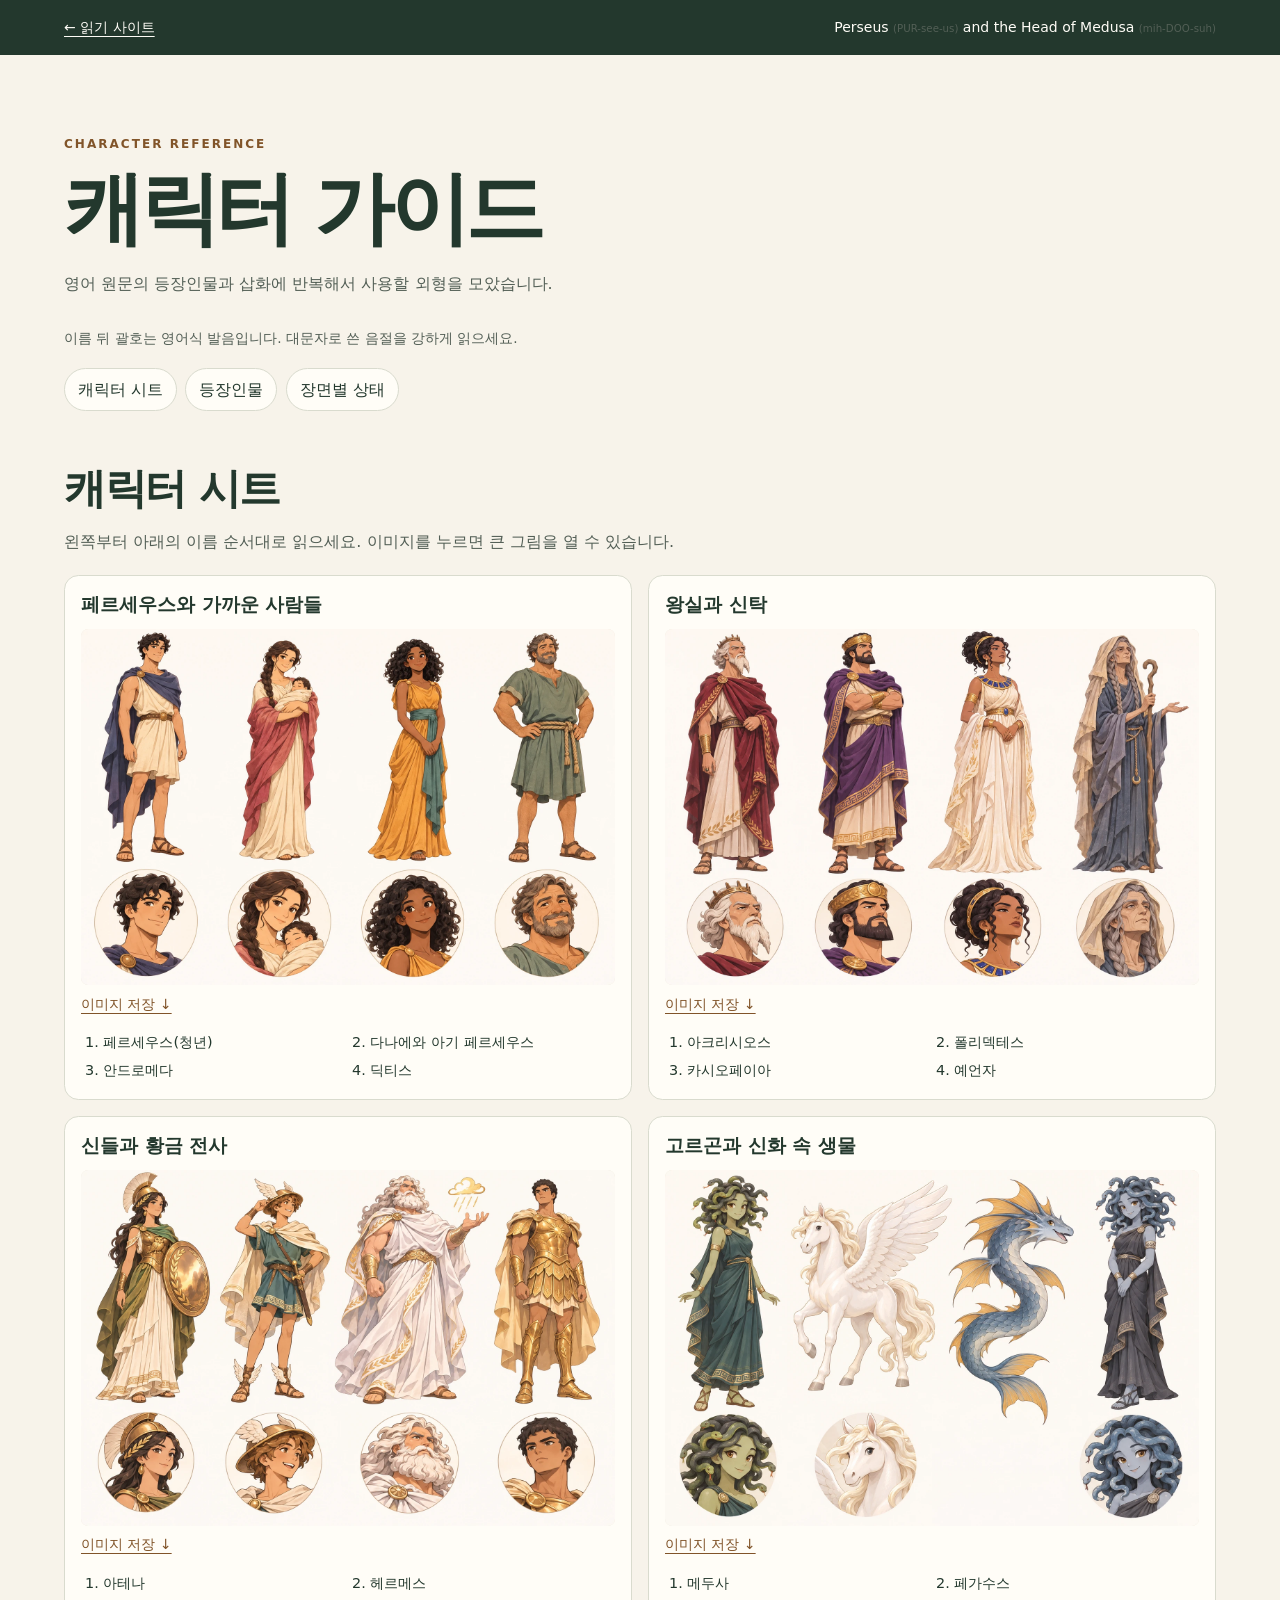
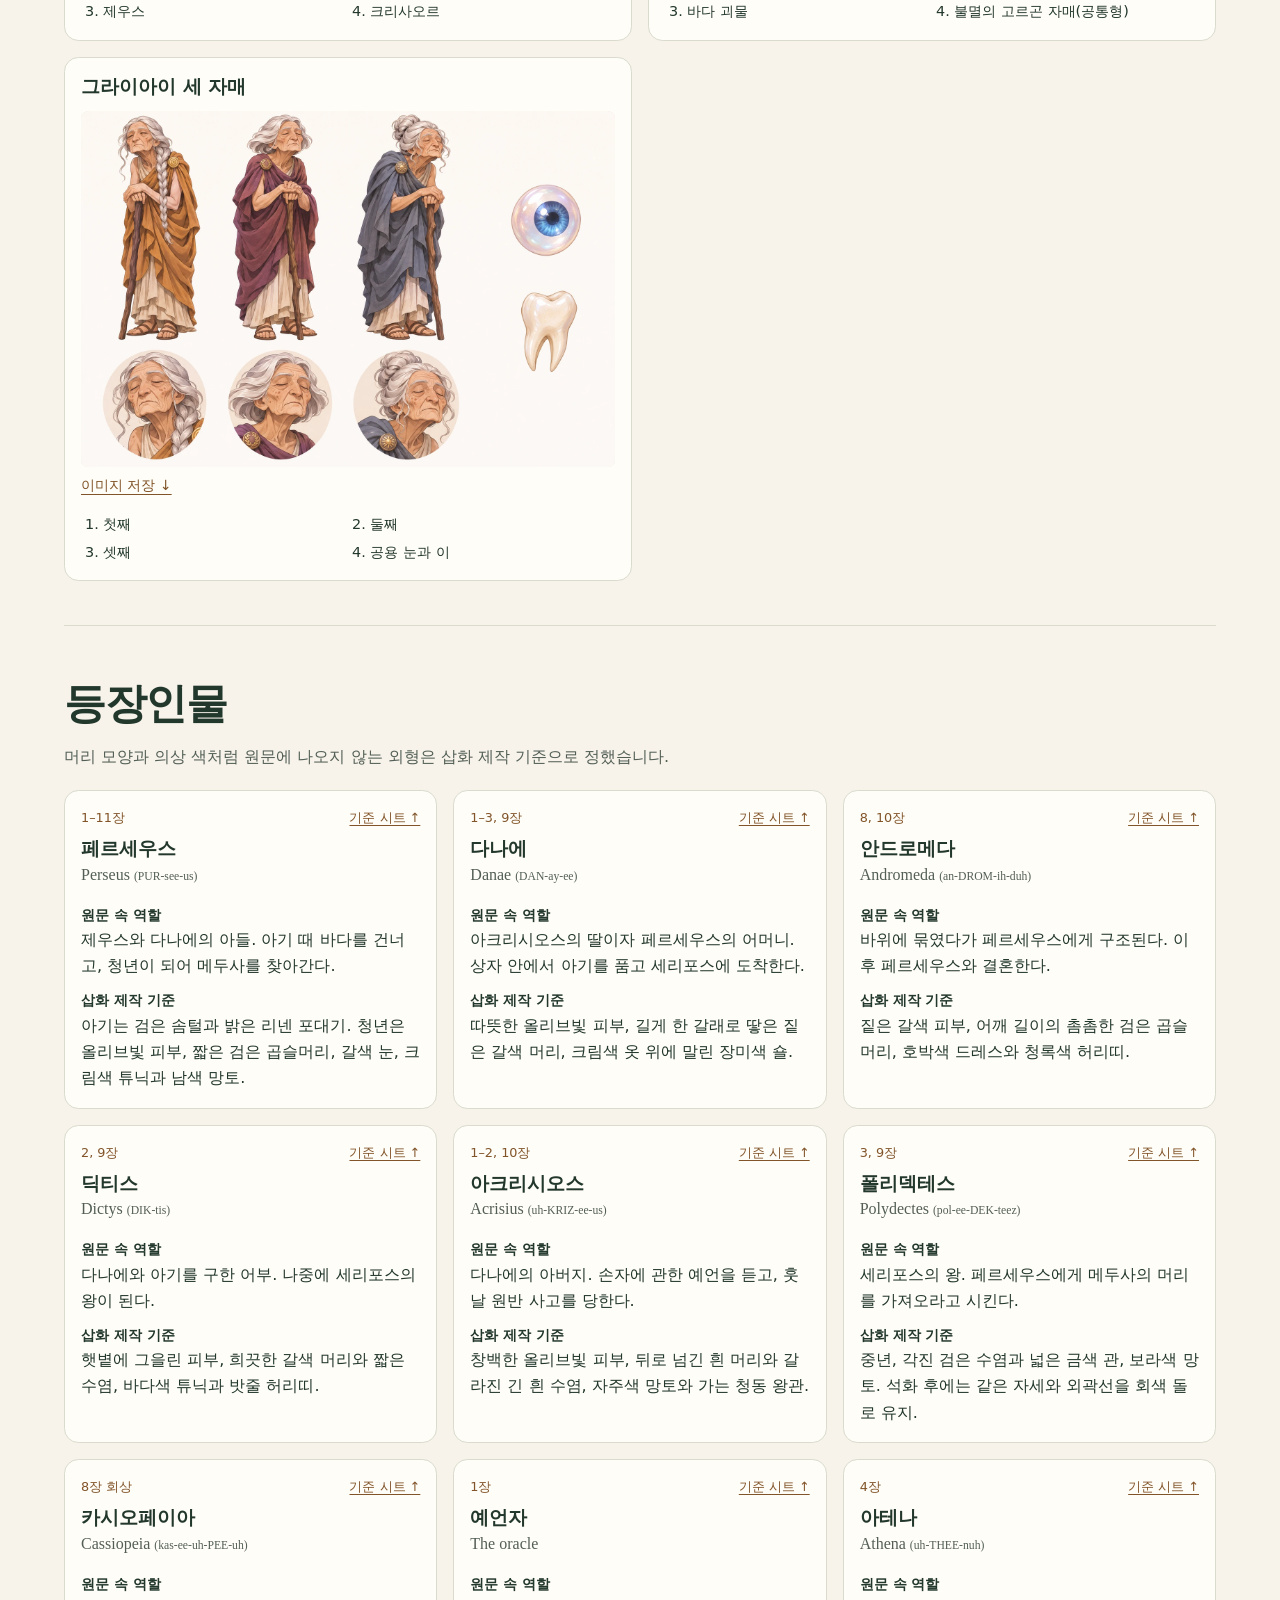
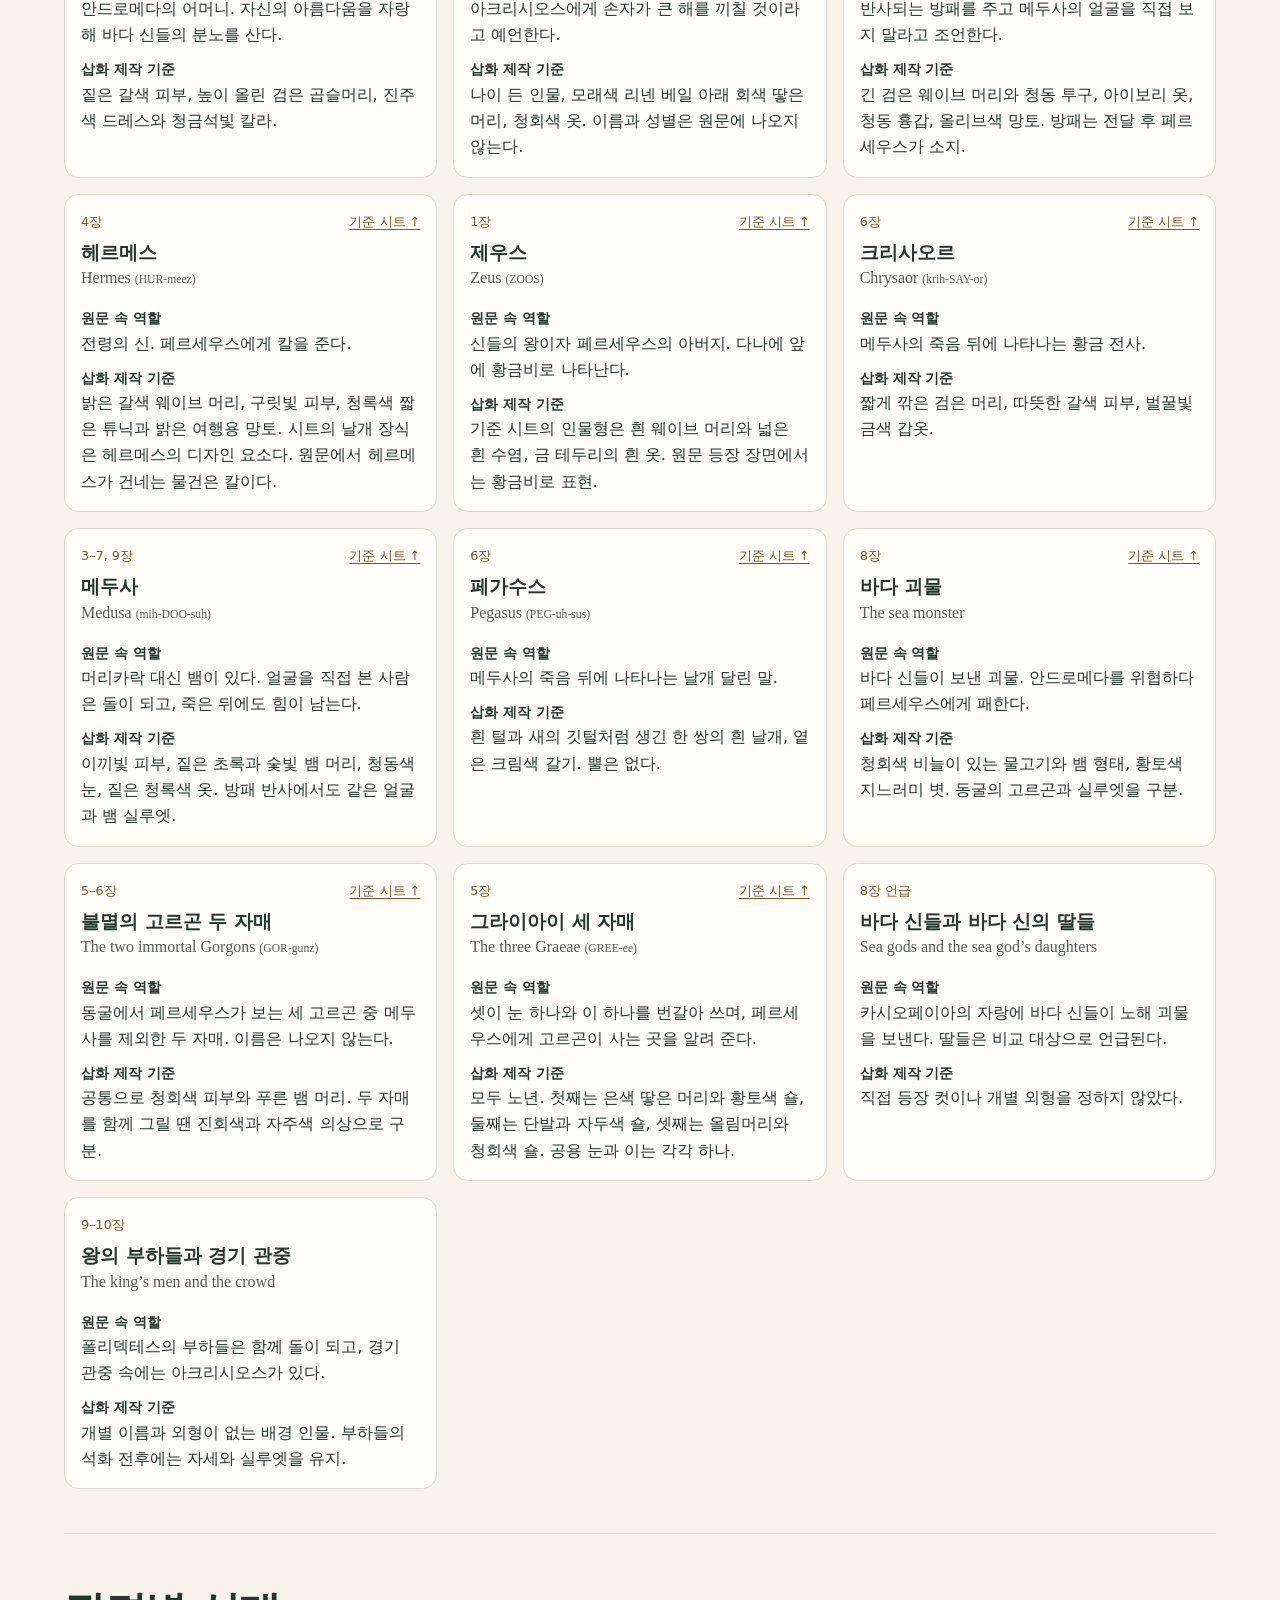
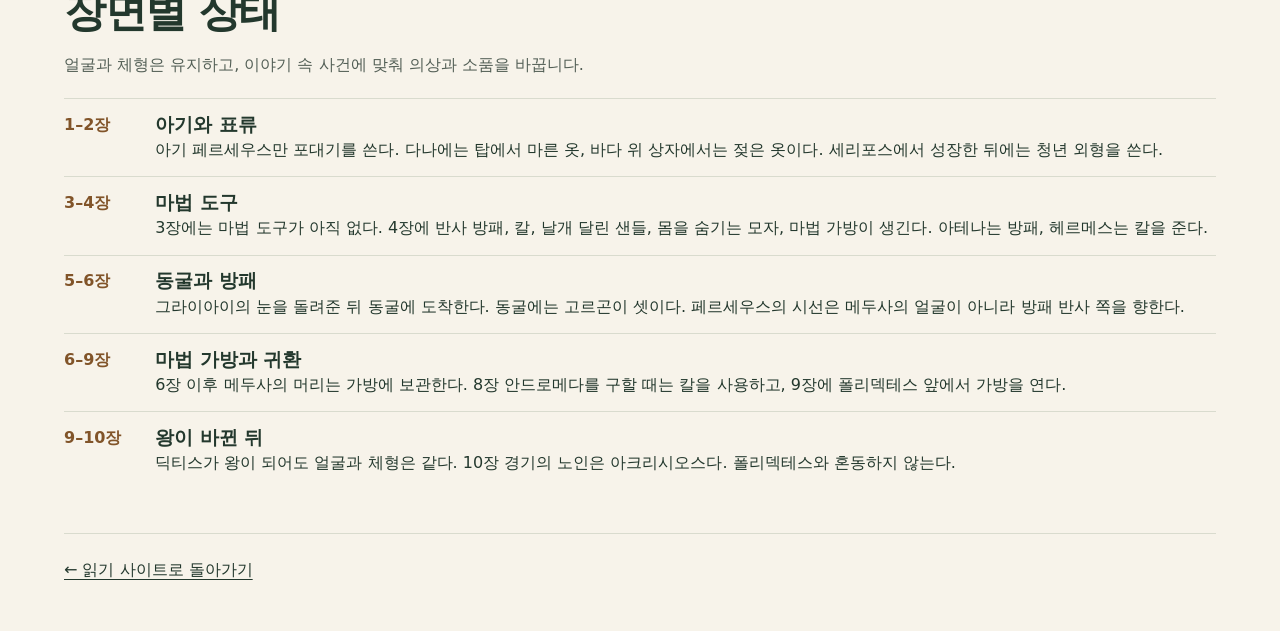
<file: characters.html>
<!doctype html>
<html lang="ko">
<head>
  <meta charset="utf-8">
  <meta name="viewport" content="width=device-width, initial-scale=1">
  <meta name="description" content="페르세우스와 메두사 영어 리더의 등장인물, 외형 기준과 캐릭터 시트">
  <title>캐릭터 가이드 | Perseus and the Head of Medusa</title>
  <link rel="icon" href="assets/app-icon-192.png">
  <link rel="stylesheet" href="characters.css">
<style id="pronunciation-style">
.name-pronunciation{font-size:.73em;font-weight:500;color:var(--muted);overflow-wrap:anywhere}
#pronunciation-note{font-size:.85rem;color:var(--muted);margin:.5rem 0 1.2rem}
</style>
</head>
<body>
  <header class="masthead">
    <div class="wrap"><a href="index.html">← 읽기 사이트</a><span lang="en">Perseus <span class="name-pronunciation" lang="en">(PUR-see-us)</span> and the Head of Medusa <span class="name-pronunciation" lang="en">(mih-DOO-suh)</span></span></div>
  </header>
  <main class="wrap">
    <header class="intro">
      <p class="kicker" lang="en">Character reference</p>
      <h1>캐릭터 가이드</h1>
      <p>영어 원문의 등장인물과 삽화에 반복해서 사용할 외형을 모았습니다.</p>
    </header>
    <p id="pronunciation-note" lang="ko">이름 뒤 괄호는 영어식 발음입니다. 대문자로 쓴 음절을 강하게 읽으세요.</p><nav aria-label="가이드 목차"><a href="#sheets">캐릭터 시트</a><a href="#cast">등장인물</a><a href="#continuity">장면별 상태</a></nav>
    <section id="sheets">
      <h2>캐릭터 시트</h2>
      <p class="section-note">왼쪽부터 아래의 이름 순서대로 읽으세요. 이미지를 누르면 큰 그림을 열 수 있습니다.</p>
      <div class="sheets"><figure id="sheet-heroes" class="sheet"><figcaption><h3>페르세우스와 가까운 사람들</h3></figcaption><a href="assets/characters/heroes.webp" class="sheet-image"><img src="assets/characters/heroes.webp" loading="lazy" alt="페르세우스(청년), 다나에와 아기 페르세우스, 안드로메다, 딕티스 캐릭터 기준 시트"></a><a class="download" href="assets/characters/heroes.webp" download>이미지 저장 ↓</a><ol><li>페르세우스(청년)</li><li>다나에와 아기 페르세우스</li><li>안드로메다</li><li>딕티스</li></ol></figure><figure id="sheet-court" class="sheet"><figcaption><h3>왕실과 신탁</h3></figcaption><a href="assets/characters/court.webp" class="sheet-image"><img src="assets/characters/court.webp" loading="lazy" alt="아크리시오스, 폴리덱테스, 카시오페이아, 예언자 캐릭터 기준 시트"></a><a class="download" href="assets/characters/court.webp" download>이미지 저장 ↓</a><ol><li>아크리시오스</li><li>폴리덱테스</li><li>카시오페이아</li><li>예언자</li></ol></figure><figure id="sheet-gods" class="sheet"><figcaption><h3>신들과 황금 전사</h3></figcaption><a href="assets/characters/gods.webp" class="sheet-image"><img src="assets/characters/gods.webp" loading="lazy" alt="아테나, 헤르메스, 제우스, 크리사오르 캐릭터 기준 시트"></a><a class="download" href="assets/characters/gods.webp" download>이미지 저장 ↓</a><ol><li>아테나</li><li>헤르메스</li><li>제우스</li><li>크리사오르</li></ol></figure><figure id="sheet-creatures" class="sheet"><figcaption><h3>고르곤과 신화 속 생물</h3></figcaption><a href="assets/characters/creatures.webp" class="sheet-image"><img src="assets/characters/creatures.webp" loading="lazy" alt="메두사, 페가수스, 바다 괴물, 불멸의 고르곤 자매(공통형) 캐릭터 기준 시트"></a><a class="download" href="assets/characters/creatures.webp" download>이미지 저장 ↓</a><ol><li>메두사</li><li>페가수스</li><li>바다 괴물</li><li>불멸의 고르곤 자매(공통형)</li></ol></figure><figure id="sheet-sisters" class="sheet"><figcaption><h3>그라이아이 세 자매</h3></figcaption><a href="assets/characters/sisters.webp" class="sheet-image"><img src="assets/characters/sisters.webp" loading="lazy" alt="첫째, 둘째, 셋째, 공용 눈과 이 캐릭터 기준 시트"></a><a class="download" href="assets/characters/sisters.webp" download>이미지 저장 ↓</a><ol><li>첫째</li><li>둘째</li><li>셋째</li><li>공용 눈과 이</li></ol></figure></div>
    </section>
    <section id="cast">
      <h2>등장인물</h2>
      <p class="section-note">머리 모양과 의상 색처럼 원문에 나오지 않는 외형은 삽화 제작 기준으로 정했습니다.</p>
      <div class="cast"><article class="card" id="perseus"><div class="card-meta"><span>1–11장</span><a href="#sheet-heroes">기준 시트 ↑</a></div><h3>페르세우스</h3><p class="name" lang="en">Perseus <span class="name-pronunciation" lang="en">(PUR-see-us)</span></p><dl><dt>원문 속 역할</dt><dd>제우스와 다나에의 아들. 아기 때 바다를 건너고, 청년이 되어 메두사를 찾아간다.</dd><dt>삽화 제작 기준</dt><dd>아기는 검은 솜털과 밝은 리넨 포대기. 청년은 올리브빛 피부, 짧은 검은 곱슬머리, 갈색 눈, 크림색 튜닉과 남색 망토.</dd></dl></article><article class="card" id="danae"><div class="card-meta"><span>1–3, 9장</span><a href="#sheet-heroes">기준 시트 ↑</a></div><h3>다나에</h3><p class="name" lang="en">Danae <span class="name-pronunciation" lang="en">(DAN-ay-ee)</span></p><dl><dt>원문 속 역할</dt><dd>아크리시오스의 딸이자 페르세우스의 어머니. 상자 안에서 아기를 품고 세리포스에 도착한다.</dd><dt>삽화 제작 기준</dt><dd>따뜻한 올리브빛 피부, 길게 한 갈래로 땋은 짙은 갈색 머리, 크림색 옷 위에 말린 장미색 숄.</dd></dl></article><article class="card" id="andromeda"><div class="card-meta"><span>8, 10장</span><a href="#sheet-heroes">기준 시트 ↑</a></div><h3>안드로메다</h3><p class="name" lang="en">Andromeda <span class="name-pronunciation" lang="en">(an-DROM-ih-duh)</span></p><dl><dt>원문 속 역할</dt><dd>바위에 묶였다가 페르세우스에게 구조된다. 이후 페르세우스와 결혼한다.</dd><dt>삽화 제작 기준</dt><dd>짙은 갈색 피부, 어깨 길이의 촘촘한 검은 곱슬머리, 호박색 드레스와 청록색 허리띠.</dd></dl></article><article class="card" id="dictys"><div class="card-meta"><span>2, 9장</span><a href="#sheet-heroes">기준 시트 ↑</a></div><h3>딕티스</h3><p class="name" lang="en">Dictys <span class="name-pronunciation" lang="en">(DIK-tis)</span></p><dl><dt>원문 속 역할</dt><dd>다나에와 아기를 구한 어부. 나중에 세리포스의 왕이 된다.</dd><dt>삽화 제작 기준</dt><dd>햇볕에 그을린 피부, 희끗한 갈색 머리와 짧은 수염, 바다색 튜닉과 밧줄 허리띠.</dd></dl></article><article class="card" id="acrisius"><div class="card-meta"><span>1–2, 10장</span><a href="#sheet-court">기준 시트 ↑</a></div><h3>아크리시오스</h3><p class="name" lang="en">Acrisius <span class="name-pronunciation" lang="en">(uh-KRIZ-ee-us)</span></p><dl><dt>원문 속 역할</dt><dd>다나에의 아버지. 손자에 관한 예언을 듣고, 훗날 원반 사고를 당한다.</dd><dt>삽화 제작 기준</dt><dd>창백한 올리브빛 피부, 뒤로 넘긴 흰 머리와 갈라진 긴 흰 수염, 자주색 망토와 가는 청동 왕관.</dd></dl></article><article class="card" id="polydectes"><div class="card-meta"><span>3, 9장</span><a href="#sheet-court">기준 시트 ↑</a></div><h3>폴리덱테스</h3><p class="name" lang="en">Polydectes <span class="name-pronunciation" lang="en">(pol-ee-DEK-teez)</span></p><dl><dt>원문 속 역할</dt><dd>세리포스의 왕. 페르세우스에게 메두사의 머리를 가져오라고 시킨다.</dd><dt>삽화 제작 기준</dt><dd>중년, 각진 검은 수염과 넓은 금색 관, 보라색 망토. 석화 후에는 같은 자세와 외곽선을 회색 돌로 유지.</dd></dl></article><article class="card" id="cassiopeia"><div class="card-meta"><span>8장 회상</span><a href="#sheet-court">기준 시트 ↑</a></div><h3>카시오페이아</h3><p class="name" lang="en">Cassiopeia <span class="name-pronunciation" lang="en">(kas-ee-uh-PEE-uh)</span></p><dl><dt>원문 속 역할</dt><dd>안드로메다의 어머니. 자신의 아름다움을 자랑해 바다 신들의 분노를 산다.</dd><dt>삽화 제작 기준</dt><dd>짙은 갈색 피부, 높이 올린 검은 곱슬머리, 진주색 드레스와 청금석빛 칼라.</dd></dl></article><article class="card" id="oracle"><div class="card-meta"><span>1장</span><a href="#sheet-court">기준 시트 ↑</a></div><h3>예언자</h3><p class="name" lang="en">The oracle</p><dl><dt>원문 속 역할</dt><dd>아크리시오스에게 손자가 큰 해를 끼칠 것이라고 예언한다.</dd><dt>삽화 제작 기준</dt><dd>나이 든 인물, 모래색 리넨 베일 아래 회색 땋은 머리, 청회색 옷. 이름과 성별은 원문에 나오지 않는다.</dd></dl></article><article class="card" id="athena"><div class="card-meta"><span>4장</span><a href="#sheet-gods">기준 시트 ↑</a></div><h3>아테나</h3><p class="name" lang="en">Athena <span class="name-pronunciation" lang="en">(uh-THEE-nuh)</span></p><dl><dt>원문 속 역할</dt><dd>반사되는 방패를 주고 메두사의 얼굴을 직접 보지 말라고 조언한다.</dd><dt>삽화 제작 기준</dt><dd>긴 검은 웨이브 머리와 청동 투구, 아이보리 옷, 청동 흉갑, 올리브색 망토. 방패는 전달 후 페르세우스가 소지.</dd></dl></article><article class="card" id="hermes"><div class="card-meta"><span>4장</span><a href="#sheet-gods">기준 시트 ↑</a></div><h3>헤르메스</h3><p class="name" lang="en">Hermes <span class="name-pronunciation" lang="en">(HUR-meez)</span></p><dl><dt>원문 속 역할</dt><dd>전령의 신. 페르세우스에게 칼을 준다.</dd><dt>삽화 제작 기준</dt><dd>밝은 갈색 웨이브 머리, 구릿빛 피부, 청록색 짧은 튜닉과 밝은 여행용 망토. 시트의 날개 장식은 헤르메스의 디자인 요소다. 원문에서 헤르메스가 건네는 물건은 칼이다.</dd></dl></article><article class="card" id="zeus"><div class="card-meta"><span>1장</span><a href="#sheet-gods">기준 시트 ↑</a></div><h3>제우스</h3><p class="name" lang="en">Zeus <span class="name-pronunciation" lang="en">(ZOOS)</span></p><dl><dt>원문 속 역할</dt><dd>신들의 왕이자 페르세우스의 아버지. 다나에 앞에 황금비로 나타난다.</dd><dt>삽화 제작 기준</dt><dd>기준 시트의 인물형은 흰 웨이브 머리와 넓은 흰 수염, 금 테두리의 흰 옷. 원문 등장 장면에서는 황금비로 표현.</dd></dl></article><article class="card" id="chrysaor"><div class="card-meta"><span>6장</span><a href="#sheet-gods">기준 시트 ↑</a></div><h3>크리사오르</h3><p class="name" lang="en">Chrysaor <span class="name-pronunciation" lang="en">(krih-SAY-or)</span></p><dl><dt>원문 속 역할</dt><dd>메두사의 죽음 뒤에 나타나는 황금 전사.</dd><dt>삽화 제작 기준</dt><dd>짧게 깎은 검은 머리, 따뜻한 갈색 피부, 벌꿀빛 금색 갑옷.</dd></dl></article><article class="card" id="medusa"><div class="card-meta"><span>3–7, 9장</span><a href="#sheet-creatures">기준 시트 ↑</a></div><h3>메두사</h3><p class="name" lang="en">Medusa <span class="name-pronunciation" lang="en">(mih-DOO-suh)</span></p><dl><dt>원문 속 역할</dt><dd>머리카락 대신 뱀이 있다. 얼굴을 직접 본 사람은 돌이 되고, 죽은 뒤에도 힘이 남는다.</dd><dt>삽화 제작 기준</dt><dd>이끼빛 피부, 짙은 초록과 숯빛 뱀 머리, 청동색 눈, 짙은 청록색 옷. 방패 반사에서도 같은 얼굴과 뱀 실루엣.</dd></dl></article><article class="card" id="pegasus"><div class="card-meta"><span>6장</span><a href="#sheet-creatures">기준 시트 ↑</a></div><h3>페가수스</h3><p class="name" lang="en">Pegasus <span class="name-pronunciation" lang="en">(PEG-uh-sus)</span></p><dl><dt>원문 속 역할</dt><dd>메두사의 죽음 뒤에 나타나는 날개 달린 말.</dd><dt>삽화 제작 기준</dt><dd>흰 털과 새의 깃털처럼 생긴 한 쌍의 흰 날개, 옅은 크림색 갈기. 뿔은 없다.</dd></dl></article><article class="card" id="sea-monster"><div class="card-meta"><span>8장</span><a href="#sheet-creatures">기준 시트 ↑</a></div><h3>바다 괴물</h3><p class="name" lang="en">The sea monster</p><dl><dt>원문 속 역할</dt><dd>바다 신들이 보낸 괴물. 안드로메다를 위협하다 페르세우스에게 패한다.</dd><dt>삽화 제작 기준</dt><dd>청회색 비늘이 있는 물고기와 뱀 형태, 황토색 지느러미 볏. 동굴의 고르곤과 실루엣을 구분.</dd></dl></article><article class="card" id="gorgons"><div class="card-meta"><span>5–6장</span><a href="#sheet-creatures">기준 시트 ↑</a></div><h3>불멸의 고르곤 두 자매</h3><p class="name" lang="en">The two immortal Gorgons <span class="name-pronunciation" lang="en">(GOR-gunz)</span></p><dl><dt>원문 속 역할</dt><dd>동굴에서 페르세우스가 보는 세 고르곤 중 메두사를 제외한 두 자매. 이름은 나오지 않는다.</dd><dt>삽화 제작 기준</dt><dd>공통으로 청회색 피부와 푸른 뱀 머리. 두 자매를 함께 그릴 땐 진회색과 자주색 의상으로 구분.</dd></dl></article><article class="card" id="graeae"><div class="card-meta"><span>5장</span><a href="#sheet-sisters">기준 시트 ↑</a></div><h3>그라이아이 세 자매</h3><p class="name" lang="en">The three Graeae <span class="name-pronunciation" lang="en">(GREE-ee)</span></p><dl><dt>원문 속 역할</dt><dd>셋이 눈 하나와 이 하나를 번갈아 쓰며, 페르세우스에게 고르곤이 사는 곳을 알려 준다.</dd><dt>삽화 제작 기준</dt><dd>모두 노년. 첫째는 은색 땋은 머리와 황토색 숄, 둘째는 단발과 자두색 숄, 셋째는 올림머리와 청회색 숄. 공용 눈과 이는 각각 하나.</dd></dl></article><article class="card" id="sea-gods"><div class="card-meta"><span>8장 언급</span></div><h3>바다 신들과 바다 신의 딸들</h3><p class="name" lang="en">Sea gods and the sea god’s daughters</p><dl><dt>원문 속 역할</dt><dd>카시오페이아의 자랑에 바다 신들이 노해 괴물을 보낸다. 딸들은 비교 대상으로 언급된다.</dd><dt>삽화 제작 기준</dt><dd>직접 등장 컷이나 개별 외형을 정하지 않았다.</dd></dl></article><article class="card" id="retinue"><div class="card-meta"><span>9–10장</span></div><h3>왕의 부하들과 경기 관중</h3><p class="name" lang="en">The king’s men and the crowd</p><dl><dt>원문 속 역할</dt><dd>폴리덱테스의 부하들은 함께 돌이 되고, 경기 관중 속에는 아크리시오스가 있다.</dd><dt>삽화 제작 기준</dt><dd>개별 이름과 외형이 없는 배경 인물. 부하들의 석화 전후에는 자세와 실루엣을 유지.</dd></dl></article></div>
    </section>
    <section id="continuity">
      <h2>장면별 상태</h2>
      <p class="section-note">얼굴과 체형은 유지하고, 이야기 속 사건에 맞춰 의상과 소품을 바꿉니다.</p>
      <ol class="timeline"><li><span>1–2장</span><div><h3>아기와 표류</h3><p>아기 페르세우스만 포대기를 쓴다. 다나에는 탑에서 마른 옷, 바다 위 상자에서는 젖은 옷이다. 세리포스에서 성장한 뒤에는 청년 외형을 쓴다.</p></div></li><li><span>3–4장</span><div><h3>마법 도구</h3><p>3장에는 마법 도구가 아직 없다. 4장에 반사 방패, 칼, 날개 달린 샌들, 몸을 숨기는 모자, 마법 가방이 생긴다. 아테나는 방패, 헤르메스는 칼을 준다.</p></div></li><li><span>5–6장</span><div><h3>동굴과 방패</h3><p>그라이아이의 눈을 돌려준 뒤 동굴에 도착한다. 동굴에는 고르곤이 셋이다. 페르세우스의 시선은 메두사의 얼굴이 아니라 방패 반사 쪽을 향한다.</p></div></li><li><span>6–9장</span><div><h3>마법 가방과 귀환</h3><p>6장 이후 메두사의 머리는 가방에 보관한다. 8장 안드로메다를 구할 때는 칼을 사용하고, 9장에 폴리덱테스 앞에서 가방을 연다.</p></div></li><li><span>9–10장</span><div><h3>왕이 바뀐 뒤</h3><p>딕티스가 왕이 되어도 얼굴과 체형은 같다. 10장 경기의 노인은 아크리시오스다. 폴리덱테스와 혼동하지 않는다.</p></div></li></ol>
    </section>
  </main>
  <footer class="wrap"><a href="index.html">← 읽기 사이트로 돌아가기</a></footer>
</body>
</html>
</file>
<file: characters.css>
:root {
  color-scheme: light;
  --ink: #23382d;
  --muted: #535f56;
  --paper: #f7f3ea;
  --card: #fffdf7;
  --line: #d9dbce;
  --accent: #815429;
  font: 16px/1.65 system-ui, sans-serif;
  color: var(--ink);
  background: var(--paper);
}
* { box-sizing: border-box; }
body { margin: 0; }
a { color: inherit; text-underline-offset: .25em; }
a:focus-visible { outline: 3px solid #946333; outline-offset: 4px; }
.wrap { width: min(calc(100% - 2.5rem), 72rem); margin-inline: auto; }
.masthead { background: var(--ink); color: var(--card); }
.masthead .wrap { display: flex; justify-content: space-between; flex-wrap: wrap; gap: .3rem 1rem; padding: 1rem 0; font-size: .875rem; }
.intro { padding: clamp(2.6rem, 7vw, 5rem) 0 1.35rem; }
.kicker { color: var(--accent); text-transform: uppercase; font-size: .75rem; font-weight: 750; letter-spacing: .17em; }
h1, h2, h3, p { margin: 0; }
h1 { font-size: clamp(2.4rem, 7vw, 5rem); line-height: 1.15; letter-spacing: -.055em; margin: .5rem 0 1rem; }
h2 { font-size: clamp(1.75rem, 5vw, 2.6rem); letter-spacing: -.035em; }
h3 { line-height: 1.35; }
.intro p:last-child, .section-note, .name { color: var(--muted); }
nav { display: flex; flex-wrap: wrap; gap: .55rem; }
nav a { background: var(--card); border: 1px solid var(--line); border-radius: 2rem; padding: .45rem .8rem; text-decoration: none; }
nav a:hover { border-color: var(--accent); }
section { padding: 2.75rem 0; border-bottom: 1px solid var(--line); }
.section-note { margin: .3rem 0 1.25rem; }
.sheets, .cast { display: grid; grid-template-columns: repeat(auto-fit, minmax(min(100%, 29rem), 1fr)); gap: 1rem; }
.sheet, .card { margin: 0; padding: 1rem; background: var(--card); border: 1px solid var(--line); border-radius: .9rem; }
.sheet-image { display: block; margin-top: .75rem; }
.sheet-image img { display: block; width: 100%; aspect-ratio: 3/2; object-fit: contain; background: #f1eadc; border-radius: .45rem; }
.sheet-pending { margin-top: .65rem; color: var(--muted); }
.sheet ol { margin-bottom: 0; padding-left: 1.4rem; display: grid; grid-template-columns: 1fr 1fr; gap: .25rem 1.4rem; font-size: .9rem; }
.download { display: inline-block; padding-top: .45rem; font-size: .875rem; color: var(--accent); }
.cast { grid-template-columns: repeat(auto-fit, minmax(min(100%, 20rem), 1fr)); }
.card-meta { display: flex; justify-content: space-between; gap: .4rem; font-size: .8rem; color: var(--accent); margin-bottom: .5rem; }
.name { font-family: Georgia, serif; }
dl { margin-bottom: 0; }
dt { font-weight: 700; font-size: .875rem; margin-top: .6rem; }
dd { margin: 0; }
.timeline { list-style: none; padding: 0; margin: 0; }
.timeline li { padding: .8rem 0; display: grid; grid-template-columns: 5rem 1fr; gap: .7rem; border-top: 1px solid var(--line); }
.timeline span { color: var(--accent); font-weight: 700; }
footer.wrap { padding: 1.4rem 0 3rem; }
@media (max-width: 30rem) {
  .timeline li { grid-template-columns: 1fr; gap: .15rem; }
}
@media print {
  .masthead, nav, .download, footer { display: none; }
  .sheet, .card { break-inside: avoid; }
}
</file>
